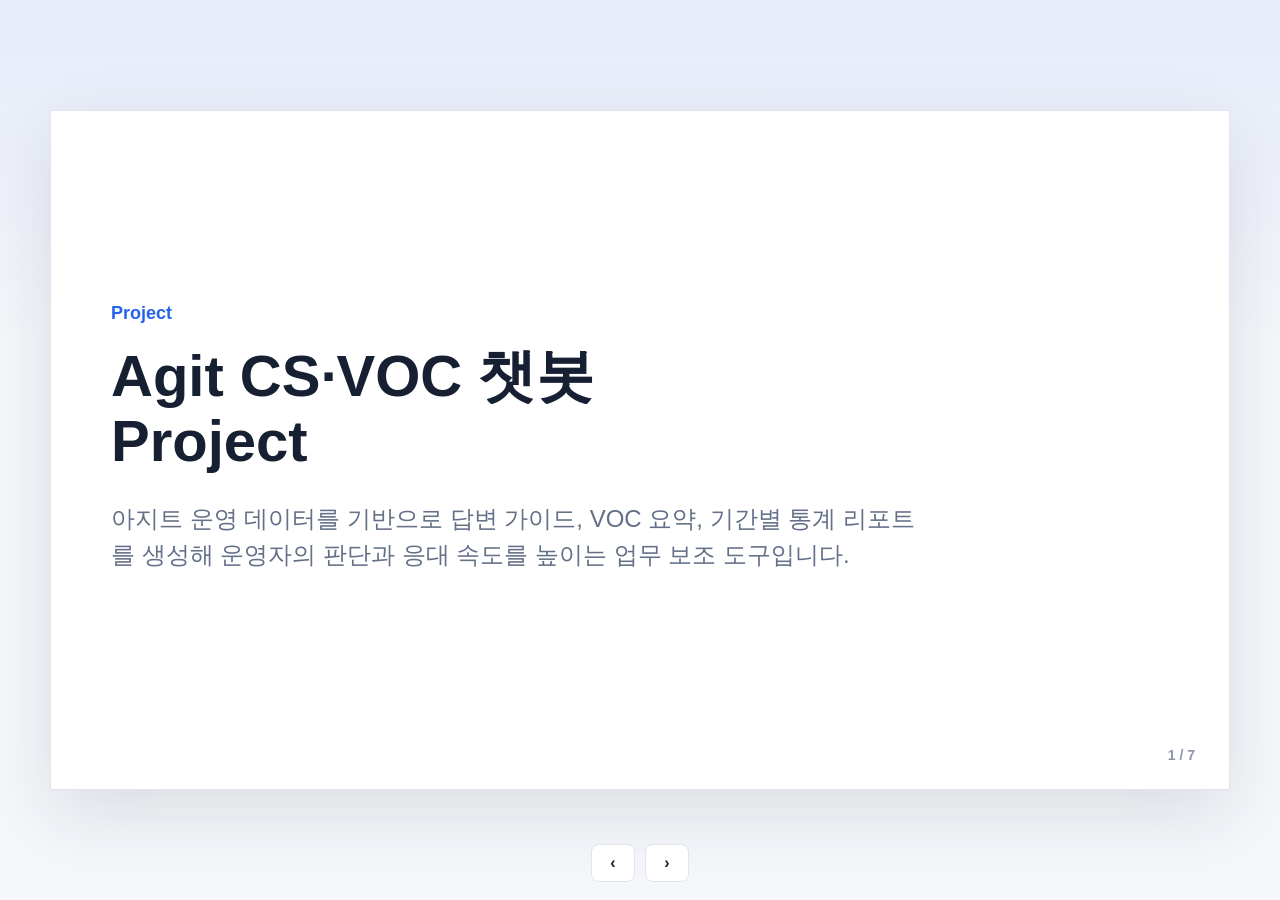
<file: docs/cs-answer-chatbot-presentation.html>
<!doctype html>
<html lang="ko">
<head>
  <meta charset="utf-8" />
  <meta name="viewport" content="width=device-width, initial-scale=1" />
  <title>Agit CS·VOC 챗봇 Project</title>
  <style>
    :root {
      --bg: #f6f7fb;
      --ink: #172033;
      --muted: #647087;
      --line: #dfe4ef;
      --blue: #2563eb;
      --blue-soft: #eaf1ff;
      --green: #11845b;
      --green-soft: #e8f7f1;
      --orange: #b45309;
      --orange-soft: #fff3df;
      --panel: #ffffff;
      --shadow: 0 24px 70px rgba(23, 32, 51, 0.12);
    }

    * {
      box-sizing: border-box;
    }

    body {
      margin: 0;
      min-height: 100vh;
      color: var(--ink);
      background:
        linear-gradient(180deg, rgba(37, 99, 235, 0.08), transparent 340px),
        var(--bg);
      font-family: -apple-system, BlinkMacSystemFont, "Segoe UI", "Noto Sans KR", sans-serif;
      letter-spacing: 0;
    }

    .deck {
      min-height: 100vh;
      display: grid;
      place-items: center;
      padding: 32px;
    }

    .slide {
      display: none;
      width: min(1180px, 100%);
      min-height: min(680px, calc(100vh - 96px));
      background: var(--panel);
      border: 1px solid var(--line);
      box-shadow: var(--shadow);
      padding: 54px 60px;
      position: relative;
    }

    .slide.active {
      display: flex;
      flex-direction: column;
      justify-content: center;
    }

    .slide-number {
      position: absolute;
      right: 34px;
      bottom: 26px;
      color: #8c96a8;
      font-size: 14px;
      font-weight: 700;
    }

    .eyebrow {
      color: var(--blue);
      font-size: 18px;
      font-weight: 800;
      margin-bottom: 20px;
    }

    h1,
    h2 {
      margin: 0;
      letter-spacing: 0;
    }

    h1 {
      max-width: 860px;
      font-size: 58px;
      line-height: 1.12;
    }

    h2 {
      font-size: 42px;
      line-height: 1.18;
      margin-bottom: 34px;
    }

    .lead {
      max-width: 820px;
      margin-top: 28px;
      color: var(--muted);
      font-size: 24px;
      line-height: 1.5;
      font-weight: 500;
    }

    .grid {
      display: grid;
      gap: 18px;
    }

    .grid.two {
      grid-template-columns: repeat(2, minmax(0, 1fr));
    }

    .grid.three {
      grid-template-columns: repeat(3, minmax(0, 1fr));
    }

    .card {
      border: 1px solid var(--line);
      background: #fff;
      border-radius: 8px;
      padding: 24px;
    }

    .card strong {
      display: block;
      margin-bottom: 10px;
      font-size: 21px;
    }

    .card p {
      margin: 0;
      color: var(--muted);
      font-size: 18px;
      line-height: 1.5;
    }

    .metric-row {
      display: grid;
      grid-template-columns: repeat(3, minmax(0, 1fr));
      gap: 18px;
      margin-top: 28px;
    }

    .metric {
      padding: 26px;
      border-radius: 8px;
      border: 1px solid var(--line);
      background: #fbfcff;
    }

    .metric .value {
      display: block;
      color: var(--blue);
      font-size: 42px;
      line-height: 1;
      font-weight: 900;
      margin-bottom: 12px;
    }

    .metric .label {
      color: var(--muted);
      font-size: 18px;
      line-height: 1.35;
      font-weight: 600;
    }

    .flow {
      display: grid;
      grid-template-columns: 1fr 56px 1fr 56px 1fr;
      align-items: stretch;
      gap: 0;
    }

    .flow-step {
      min-height: 190px;
      border-radius: 8px;
      padding: 24px;
      border: 1px solid var(--line);
      background: #fff;
    }

    .flow-step span {
      display: inline-flex;
      align-items: center;
      justify-content: center;
      width: 34px;
      height: 34px;
      margin-bottom: 22px;
      border-radius: 50%;
      color: #fff;
      background: var(--blue);
      font-weight: 900;
    }

    .flow-step strong {
      display: block;
      font-size: 22px;
      margin-bottom: 10px;
    }

    .flow-step p {
      margin: 0;
      color: var(--muted);
      font-size: 17px;
      line-height: 1.45;
    }

    .arrow {
      align-self: center;
      justify-self: center;
      color: var(--blue);
      font-size: 34px;
      font-weight: 900;
    }

    .tag {
      display: inline-flex;
      align-items: center;
      height: 32px;
      padding: 0 12px;
      margin-bottom: 16px;
      border-radius: 999px;
      font-size: 14px;
      font-weight: 800;
    }

    .tag.blue {
      color: var(--blue);
      background: var(--blue-soft);
    }

    .tag.green {
      color: var(--green);
      background: var(--green-soft);
    }

    .tag.orange {
      color: var(--orange);
      background: var(--orange-soft);
    }

    .bullets {
      display: grid;
      gap: 16px;
      margin: 0;
      padding: 0;
      list-style: none;
    }

    .bullets li {
      padding: 20px 22px;
      border-left: 5px solid var(--blue);
      background: #f8faff;
      color: var(--ink);
      font-size: 23px;
      line-height: 1.42;
      font-weight: 700;
    }

    .bullets li span {
      display: block;
      margin-top: 6px;
      color: var(--muted);
      font-size: 17px;
      font-weight: 500;
    }

    .risk {
      border-color: #fed7aa;
      background: #fff8ef;
    }

    .risk strong {
      color: var(--orange);
    }

    .roadmap {
      display: grid;
      grid-template-columns: repeat(3, minmax(0, 1fr));
      gap: 18px;
    }

    .roadmap-card {
      min-height: 330px;
      border: 1px solid var(--line);
      border-radius: 8px;
      background: #fff;
      padding: 26px;
    }

    .roadmap-card h3 {
      margin: 0 0 22px;
      font-size: 27px;
      letter-spacing: 0;
    }

    .roadmap-card ul {
      display: grid;
      gap: 16px;
      margin: 0;
      padding: 0;
      list-style: none;
    }

    .roadmap-card li {
      color: var(--ink);
      font-size: 20px;
      line-height: 1.45;
      font-weight: 800;
    }

    .roadmap-card li small {
      display: block;
      margin-top: 5px;
      color: var(--muted);
      font-size: 16px;
      font-weight: 500;
    }

    .risk-panel {
      display: grid;
      grid-template-columns: 1.1fr 0.9fr;
      gap: 22px;
      align-items: stretch;
    }

    .big-question {
      display: grid;
      gap: 16px;
    }

    .question-card {
      border: 1px solid #fed7aa;
      border-radius: 8px;
      background: #fff8ef;
      padding: 26px;
    }

    .question-card strong {
      display: block;
      color: var(--orange);
      font-size: 30px;
      line-height: 1.2;
      margin-bottom: 10px;
    }

    .question-card p {
      margin: 0;
      color: var(--muted);
      font-size: 18px;
      line-height: 1.45;
    }

    .feedback-box {
      border: 1px solid var(--line);
      border-radius: 8px;
      background: #f8faff;
      padding: 30px;
    }

    .feedback-box strong {
      display: block;
      font-size: 31px;
      line-height: 1.25;
      margin-bottom: 18px;
    }

    .feedback-box p {
      margin: 0;
      color: var(--muted);
      font-size: 20px;
      line-height: 1.55;
    }

    .footer-note {
      margin-top: 28px;
      color: var(--muted);
      font-size: 17px;
    }

    .controls {
      position: fixed;
      left: 50%;
      bottom: 18px;
      display: flex;
      gap: 10px;
      transform: translateX(-50%);
      z-index: 10;
    }

    button {
      height: 38px;
      min-width: 44px;
      padding: 0 14px;
      border: 1px solid var(--line);
      border-radius: 8px;
      color: var(--ink);
      background: #fff;
      font: inherit;
      font-weight: 800;
      cursor: pointer;
    }

    button:focus-visible {
      outline: 3px solid rgba(37, 99, 235, 0.28);
      outline-offset: 2px;
    }

    @media (max-width: 900px) {
      .deck {
        padding: 16px;
      }

      .slide {
        min-height: calc(100vh - 70px);
        padding: 36px 24px;
      }

      h1 {
        font-size: 38px;
      }

      h2 {
        font-size: 30px;
        margin-bottom: 22px;
      }

      .lead {
        font-size: 19px;
      }

      .grid.two,
      .grid.three,
      .metric-row,
      .flow,
      .roadmap,
      .risk-panel {
        grid-template-columns: 1fr;
      }

      .arrow {
        display: none;
      }

      .bullets li {
        font-size: 19px;
      }
    }

    @media print {
      body {
        background: #fff;
      }

      .deck {
        display: block;
        padding: 0;
      }

      .slide {
        display: flex !important;
        width: 100%;
        min-height: 100vh;
        page-break-after: always;
        box-shadow: none;
        border: 0;
      }

      .controls {
        display: none;
      }
    }
  </style>
</head>
<body>
  <main class="deck">
    <section class="slide active">
      <div class="eyebrow">Project</div>
      <h1>Agit CS·VOC 챗봇<br />Project</h1>
      <p class="lead">
        아지트 운영 데이터를 기반으로 답변 가이드, VOC 요약, 기간별 통계 리포트를 생성해
        운영자의 판단과 응대 속도를 높이는 업무 보조 도구입니다.
      </p>
      <div class="slide-number">1 / 7</div>
    </section>

    <section class="slide">
      <h2>왜 만들었나</h2>
      <div class="grid two">
        <div class="card">
          <span class="tag blue">배경</span>
          <strong>이관 이후 운영 부담 증가</strong>
          <p>구축, 운영, 기능 개선을 함께 수행하면서 CS 대응에 쓰는 시간이 커졌습니다.</p>
        </div>
        <div class="card">
          <span class="tag orange">문제</span>
          <strong>반복 문의도 매번 직접 검색</strong>
          <p>과거 유사 사례와 댓글 이력을 찾아보고 답변을 다시 구성하는 과정이 반복됩니다.</p>
        </div>
      </div>
      <div class="metric-row">
        <div class="metric">
          <span class="value">2~3h</span>
          <span class="label">전자결재 2인 기준<br />하루 평균 운영 업무</span>
        </div>
        <div class="metric">
          <span class="value">31h</span>
          <span class="label">5/1~5/21<br />mj.lee 전결 운영 업무</span>
        </div>
        <div class="metric">
          <span class="value">15h</span>
          <span class="label">5/1~5/21<br />gray.yun 전결 운영 업무</span>
        </div>
      </div>
      <div class="slide-number">2 / 7</div>
    </section>

    <section class="slide">
      <h2>핵심 가설</h2>
      <ul class="bullets">
        <li>
          반복적이거나 과거 사례 기반으로 대응 가능한 CS는 AI가 1차로 도와줄 수 있다.
          <span>유사 사례 검색, 처리 이력 요약, 답변 초안 생성을 보조합니다.</span>
        </li>
        <li>
          운영자는 답변을 새로 만드는 대신 검토와 판단에 집중할 수 있다.
          <span>완전 자동화가 아니라 휴먼 피드백을 전제로 한 운영 보조 도구입니다.</span>
        </li>
        <li>
          누적 CS 데이터는 기능 개선 우선순위를 잡는 근거가 될 수 있다.
          <span>반복 문의, 요청 상태, 기간별 처리 현황을 정리해 데이터 기반 제품 개발로 연결합니다.</span>
        </li>
      </ul>
      <div class="slide-number">3 / 7</div>
    </section>

    <section class="slide">
      <h2>현재 구현 범위</h2>
      <div class="flow">
        <div class="flow-step">
          <span>1</span>
          <strong>문의 입력</strong>
          <p>텍스트 또는 이미지 캡처를 붙여넣어 CS 내용을 전달합니다.</p>
        </div>
        <div class="arrow">→</div>
        <div class="flow-step">
          <span>2</span>
          <strong>유사 사례 검색</strong>
          <p>Agit 과거 문의, 원문, 댓글 이력, 처리 상태를 함께 확인합니다.</p>
        </div>
        <div class="arrow">→</div>
        <div class="flow-step">
          <span>3</span>
          <strong>결과 생성</strong>
          <p>답변 초안, VOC 요약, 기간별 요청 통계를 목적에 맞게 제공합니다.</p>
        </div>
      </div>
      <div class="grid three" style="margin-top: 24px;">
        <div class="card">
          <strong>답변가이드</strong>
          <p>CS 응대용 답변 초안, 근거 사례, 복사 가능한 응대문을 확인합니다.</p>
        </div>
        <div class="card">
          <strong>VOC리포트</strong>
          <p>반복 문의와 개선 포인트를 요약합니다.</p>
        </div>
        <div class="card">
          <strong>통계리포트</strong>
          <p>기간과 그룹을 선택해 전체 글 수와 요청·진행·완료 건수를 집계합니다.</p>
        </div>
      </div>
      <div class="slide-number">4 / 7</div>
    </section>

    <section class="slide">
      <h2>기대효과</h2>
      <div class="grid three">
        <div class="card">
          <span class="tag blue">효율</span>
          <strong>CS 대응 시간 단축</strong>
          <p>검색, 사례 확인, 답변 작성에 쓰는 반복 시간을 줄입니다.</p>
        </div>
        <div class="card">
          <span class="tag green">품질</span>
          <strong>응대 기준 표준화</strong>
          <p>과거 처리 이력을 참고해 담당자별 답변 편차를 줄입니다.</p>
        </div>
        <div class="card">
          <span class="tag orange">개선</span>
          <strong>기능 개선 근거 확보</strong>
          <p>반복 문의와 VOC를 모아 개선 우선순위 판단에 활용합니다.</p>
        </div>
      </div>
      <p class="footer-note">
        핵심은 운영 CS를 완전히 자동화하는 것이 아니라, 운영자가 더 빠르게 판단할 수 있도록 근거와 초안을 제공하는 것입니다.
      </p>
      <div class="slide-number">5 / 7</div>
    </section>

    <section class="slide">
      <h2>향후 고민 중인 방향</h2>
      <div class="roadmap">
        <div class="roadmap-card">
          <span class="tag blue">CS 관리</span>
          <h3>능동적 개입</h3>
          <ul>
            <li>
              CS 인입 시 담당자 알림
              <small>문의가 들어온 순간 놓치지 않도록 알려줍니다.</small>
            </li>
            <li>
              신뢰도 기반 자동 답변
              <small>일정 점수 이하는 담당자 컨펌 후 답변합니다.</small>
            </li>
            <li>
              댓글 승인 알림
              <small>사용자 승인, 확인 댓글을 놓치는 일을 줄입니다.</small>
            </li>
          </ul>
        </div>
        <div class="roadmap-card">
          <span class="tag orange">배포 관리</span>
          <h3>ITGC 통제 판단</h3>
          <ul>
            <li>
              통제 대상 여부 1차 판단
              <small>“이 건 ITGC 따라야 하나?”를 빠르게 확인합니다.</small>
            </li>
            <li>
              판단 근거 제공
              <small>변경 범위와 영향도를 바탕으로 검토 포인트를 정리합니다.</small>
            </li>
          </ul>
        </div>
        <div class="roadmap-card">
          <span class="tag green">VOC 기반 기능 개선</span>
          <h3>데이터 기반 개발 문화</h3>
          <ul>
            <li>
              개선 우선순위 정리
              <small>반복 문의와 불편 포인트를 누적 데이터로 확인합니다.</small>
            </li>
            <li>
              개선 근거 마련
              <small>기능 개선을 감이 아닌 실제 VOC 기반으로 설명합니다.</small>
            </li>
          </ul>
        </div>
      </div>
      <div class="slide-number">6 / 7</div>
    </section>

    <section class="slide">
      <h2>현재 리스크와 운영 방식</h2>
      <div class="risk-panel">
        <div class="big-question">
          <div class="question-card">
            <strong>검색 성능이 정말 충분한가?</strong>
            <p>유사 사례가 잘 잡히는지, 중요한 과거 케이스가 누락되지 않는지 검증이 필요합니다.</p>
          </div>
          <div class="question-card">
            <strong>내가 원하는 답변이 나오는가?</strong>
            <p>답변 초안이 실제 운영자의 판단 방향과 맞는지 계속 확인해야 합니다.</p>
          </div>
        </div>
        <div class="feedback-box">
          <span class="tag blue">초기 운영 원칙</span>
          <strong>자동화보다<br />휴먼 피드백 우선</strong>
          <p>
            초기에는 챗봇 답변을 그대로 발송하기보다 담당자가 검토하고 수정합니다.
            이 피드백을 쌓아 검색 품질과 답변 품질을 단계적으로 개선합니다.
          </p>
        </div>
      </div>
      <div class="slide-number">7 / 7</div>
    </section>
  </main>

  <nav class="controls" aria-label="슬라이드 제어">
    <button type="button" id="prev" aria-label="이전 슬라이드">‹</button>
    <button type="button" id="next" aria-label="다음 슬라이드">›</button>
  </nav>

  <script>
    const slides = Array.from(document.querySelectorAll(".slide"));
    const prevButton = document.getElementById("prev");
    const nextButton = document.getElementById("next");
    let current = 0;

    function showSlide(index) {
      current = Math.max(0, Math.min(slides.length - 1, index));
      slides.forEach((slide, slideIndex) => {
        slide.classList.toggle("active", slideIndex === current);
      });
      prevButton.disabled = current === 0;
      nextButton.disabled = current === slides.length - 1;
    }

    prevButton.addEventListener("click", () => showSlide(current - 1));
    nextButton.addEventListener("click", () => showSlide(current + 1));

    window.addEventListener("keydown", (event) => {
      if (event.key === "ArrowRight" || event.key === "PageDown" || event.key === " ") {
        event.preventDefault();
        showSlide(current + 1);
      }
      if (event.key === "ArrowLeft" || event.key === "PageUp") {
        event.preventDefault();
        showSlide(current - 1);
      }
    });

    showSlide(0);
  </script>
</body>
</html>
</file>
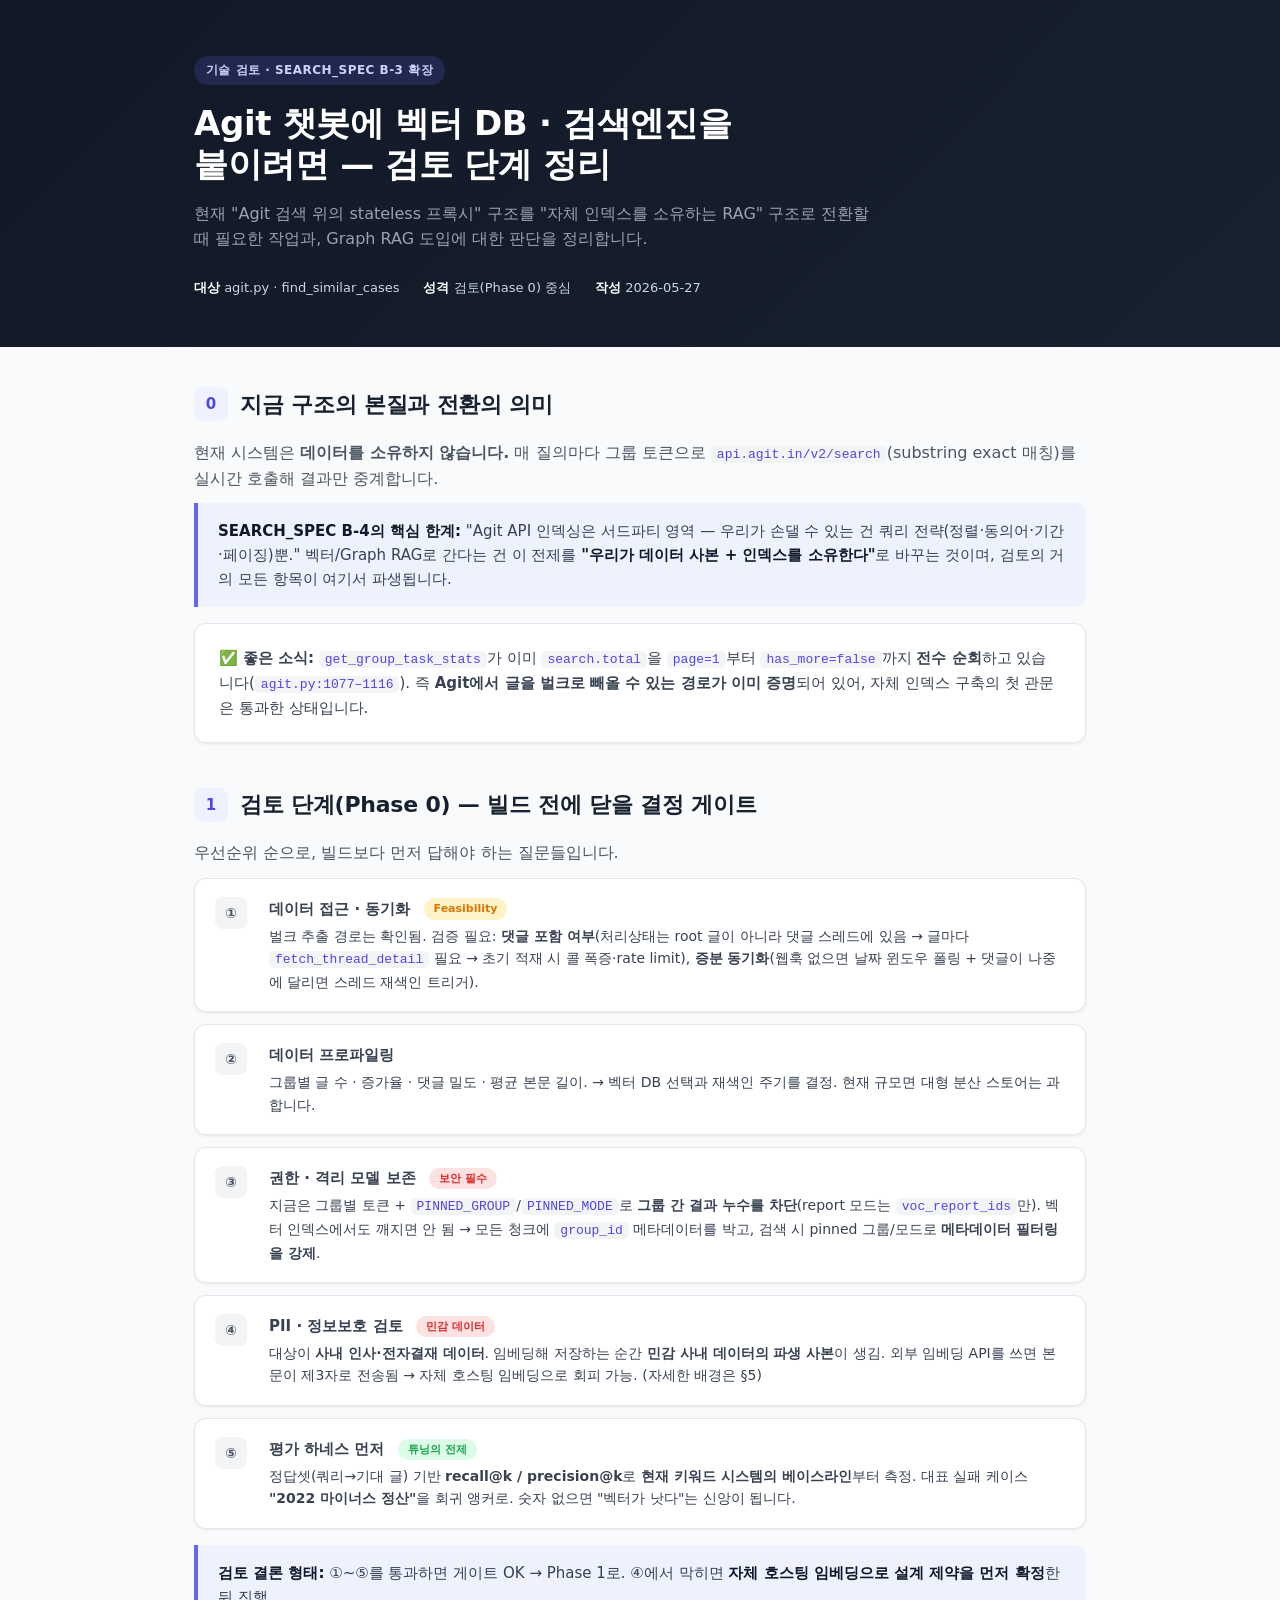
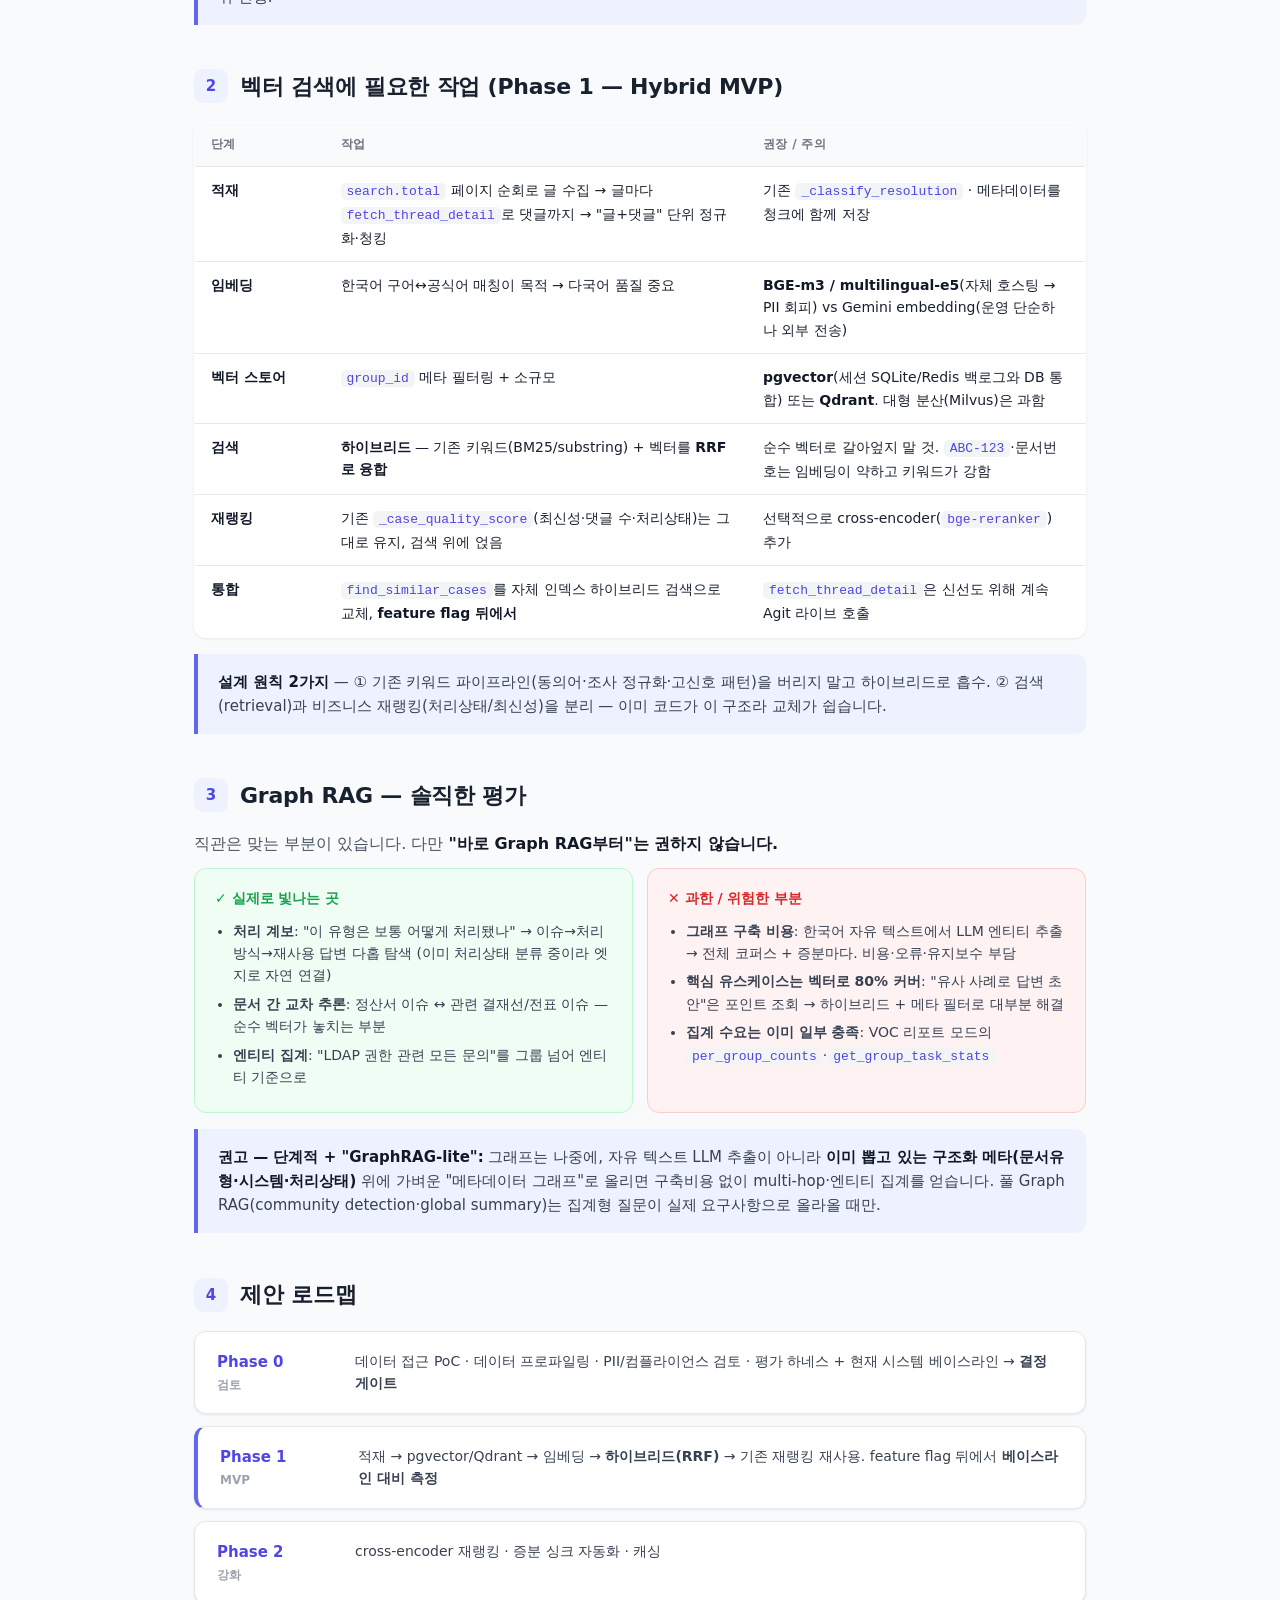
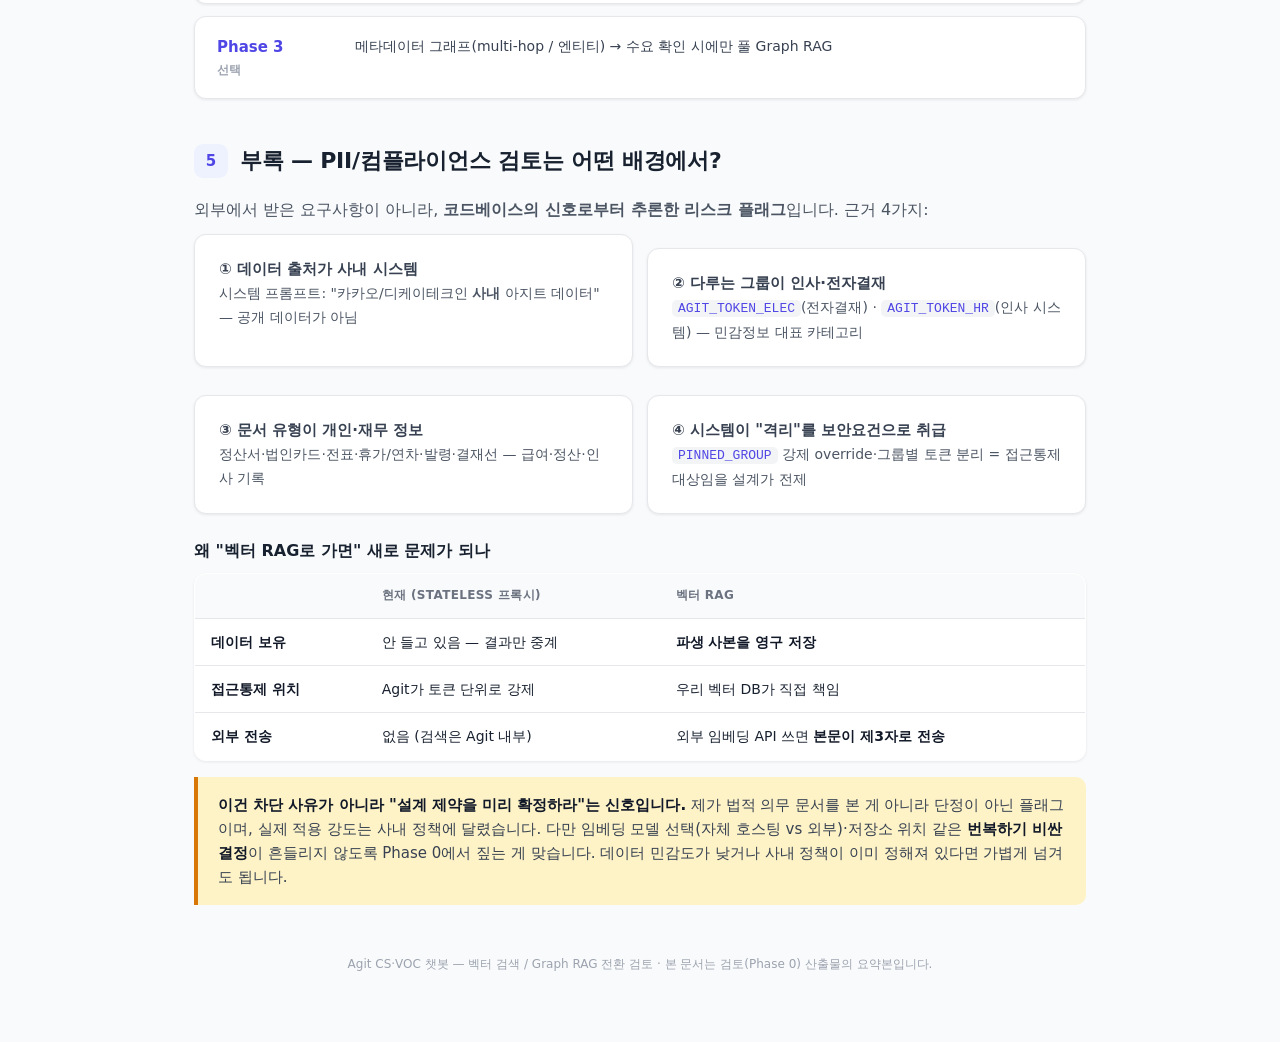
<file: docs/RAG_REVIEW.html>
<!doctype html>
<html lang="ko">
<head>
<meta charset="utf-8" />
<meta name="viewport" content="width=device-width, initial-scale=1" />
<title>Agit 챗봇 — 벡터 검색 / Graph RAG 전환 검토</title>
<style>
  :root {
    --indigo-500: #6366F1;
    --indigo-600: #4F46E5;
    --indigo-100: #EEF2FF;
    --gray-950: #111827;
    --gray-900: #18212F;
    --gray-700: #374151;
    --gray-600: #4B5563;
    --gray-500: #6B7280;
    --gray-400: #9CA3AF;
    --gray-300: #D1D5DB;
    --gray-200: #E5E7EB;
    --gray-100: #F3F4F6;
    --gray-50: #F9FAFB;
    --white: #FFFFFF;
    --success-700: #16A34A;
    --success-100: #DCFCE7;
    --warning-600: #D97706;
    --warning-100: #FEF3C7;
    --error-600: #DC2626;
    --error-100: #FEE2E2;
    --shadow: 0 1px 3px rgba(0,0,0,0.08);
    --shadow-lg: 0 8px 30px rgba(17,24,39,0.08);
  }
  * { box-sizing: border-box; }
  body {
    margin: 0;
    background: var(--gray-50);
    color: var(--gray-900);
    font-family: Inter, "SF Pro Display", system-ui, -apple-system, "Noto Sans KR", sans-serif;
    font-size: 15px;
    line-height: 1.6;
    -webkit-font-smoothing: antialiased;
  }
  .wrap { max-width: 940px; margin: 0 auto; padding: 0 24px 80px; }

  /* Hero */
  header.hero {
    background: linear-gradient(135deg, var(--gray-950), var(--gray-900));
    color: #fff;
    padding: 56px 0 48px;
    margin-bottom: 40px;
  }
  header.hero .wrap { padding-bottom: 0; }
  .eyebrow {
    display: inline-block;
    background: rgba(99,102,241,0.18);
    color: #c7d2fe;
    font-size: 12px; font-weight: 700; letter-spacing: .04em;
    padding: 5px 12px; border-radius: 999px; margin-bottom: 18px;
  }
  header.hero h1 { margin: 0; font-size: 34px; font-weight: 800; line-height: 1.2; letter-spacing: -.01em; }
  header.hero p.sub { margin: 16px 0 0; color: #9ca3af; font-size: 16px; max-width: 680px; }
  header.hero .meta { margin-top: 26px; display: flex; gap: 24px; flex-wrap: wrap; font-size: 13px; color: #cbd5e1; }
  header.hero .meta b { color: #fff; font-weight: 600; }

  /* Section */
  section { margin-bottom: 44px; }
  .sec-head { display: flex; align-items: center; gap: 12px; margin: 0 0 18px; }
  .sec-num {
    flex: none; width: 34px; height: 34px; border-radius: 9px;
    background: var(--indigo-100); color: var(--indigo-600);
    display: grid; place-items: center; font-weight: 800; font-size: 15px;
  }
  h2 { font-size: 22px; font-weight: 700; margin: 0; letter-spacing: -.01em; }
  h3 { font-size: 16px; font-weight: 700; margin: 24px 0 10px; }
  p { margin: 0 0 12px; color: var(--gray-700); }
  .lead { font-size: 16px; color: var(--gray-600); }

  /* Cards */
  .card {
    background: var(--white); border: 1px solid var(--gray-200);
    border-radius: 12px; box-shadow: var(--shadow); padding: 22px 24px;
  }
  .card + .card { margin-top: 14px; }
  .grid2 { display: grid; grid-template-columns: 1fr 1fr; gap: 14px; }
  @media (max-width: 720px) { .grid2 { grid-template-columns: 1fr; } }

  .callout {
    border-left: 4px solid var(--indigo-500);
    background: var(--indigo-100);
    border-radius: 0 10px 10px 0;
    padding: 16px 20px; margin: 8px 0 16px; color: var(--gray-700);
  }
  .callout.warn { border-color: var(--warning-600); background: var(--warning-100); }
  .callout b { color: var(--gray-950); }

  /* Review item cards */
  .review { display: grid; gap: 12px; }
  .ritem {
    background: var(--white); border: 1px solid var(--gray-200);
    border-radius: 12px; box-shadow: var(--shadow); padding: 18px 20px;
    display: grid; grid-template-columns: 40px 1fr; gap: 14px; align-items: start;
  }
  .ritem .tag {
    width: 32px; height: 32px; border-radius: 8px; flex: none;
    display: grid; place-items: center; font-weight: 800; font-size: 14px;
    background: var(--gray-100); color: var(--gray-600);
  }
  .ritem .ttl { font-weight: 700; font-size: 15px; margin: 0 0 4px; }
  .ritem p { margin: 0; font-size: 14px; }

  /* Badges */
  .badge {
    display: inline-block; border-radius: 999px; padding: 2px 10px;
    font-size: 11px; font-weight: 700; vertical-align: middle; margin-left: 8px;
  }
  .badge.must { background: var(--error-100); color: var(--error-600); }
  .badge.high { background: var(--warning-100); color: var(--warning-600); }
  .badge.first { background: var(--success-100); color: var(--success-700); }

  /* Table */
  table { width: 100%; border-collapse: collapse; font-size: 14px; background: var(--white);
    border: 1px solid var(--gray-200); border-radius: 12px; overflow: hidden; box-shadow: var(--shadow); }
  th, td { text-align: left; padding: 12px 16px; border-bottom: 1px solid var(--gray-200); vertical-align: top; }
  th { background: var(--gray-50); font-size: 12px; font-weight: 700; color: var(--gray-500); text-transform: uppercase; letter-spacing: .03em; }
  tr:last-child td { border-bottom: none; }
  td b { color: var(--gray-950); }

  ul.clean { margin: 0 0 12px; padding-left: 20px; color: var(--gray-700); }
  ul.clean li { margin-bottom: 6px; }
  code { background: var(--gray-100); color: var(--indigo-600); padding: 1px 6px; border-radius: 5px; font-size: 13px; font-family: ui-monospace, "SF Mono", Menlo, monospace; }

  /* pro/con */
  .pc { display: grid; grid-template-columns: 1fr 1fr; gap: 14px; }
  @media (max-width: 720px) { .pc { grid-template-columns: 1fr; } }
  .pc .box { border-radius: 12px; padding: 18px 20px; border: 1px solid; }
  .pc .good { background: #f0fdf4; border-color: #bbf7d0; }
  .pc .bad { background: #fef2f2; border-color: #fecaca; }
  .pc h4 { margin: 0 0 10px; font-size: 14px; font-weight: 700; }
  .pc .good h4 { color: var(--success-700); }
  .pc .bad h4 { color: var(--error-600); }
  .pc ul { margin: 0; padding-left: 18px; font-size: 14px; color: var(--gray-700); }
  .pc li { margin-bottom: 6px; }

  /* roadmap */
  .road { display: grid; gap: 12px; }
  .phase {
    display: grid; grid-template-columns: 120px 1fr; gap: 18px; align-items: start;
    background: var(--white); border: 1px solid var(--gray-200); border-radius: 12px;
    box-shadow: var(--shadow); padding: 18px 22px;
  }
  .phase .ph { font-weight: 800; color: var(--indigo-600); font-size: 15px; }
  .phase .ph small { display: block; color: var(--gray-400); font-weight: 600; font-size: 12px; margin-top: 2px; }
  .phase p { margin: 0; font-size: 14px; }
  .phase.p1 { border-left: 4px solid var(--indigo-500); }

  footer { color: var(--gray-400); font-size: 12px; text-align: center; margin-top: 50px; }
  .rec { font-weight: 700; color: var(--gray-950); }
</style>
</head>
<body>

<header class="hero">
  <div class="wrap">
    <span class="eyebrow">기술 검토 · SEARCH_SPEC B-3 확장</span>
    <h1>Agit 챗봇에 벡터 DB · 검색엔진을<br />붙이려면 — 검토 단계 정리</h1>
    <p class="sub">현재 "Agit 검색 위의 stateless 프록시" 구조를 "자체 인덱스를 소유하는 RAG" 구조로 전환할 때 필요한 작업과, Graph RAG 도입에 대한 판단을 정리합니다.</p>
    <div class="meta">
      <span><b>대상</b> agit.py · find_similar_cases</span>
      <span><b>성격</b> 검토(Phase 0) 중심</span>
      <span><b>작성</b> 2026-05-27</span>
    </div>
  </div>
</header>

<div class="wrap">

  <!-- 0 -->
  <section>
    <div class="sec-head"><span class="sec-num">0</span><h2>지금 구조의 본질과 전환의 의미</h2></div>
    <p class="lead">현재 시스템은 <b>데이터를 소유하지 않습니다.</b> 매 질의마다 그룹 토큰으로 <code>api.agit.in/v2/search</code>(substring exact 매칭)를 실시간 호출해 결과만 중계합니다.</p>
    <div class="callout">
      <b>SEARCH_SPEC B-4의 핵심 한계:</b> "Agit API 인덱싱은 서드파티 영역 — 우리가 손댈 수 있는 건 쿼리 전략(정렬·동의어·기간·페이징)뿐."
      벡터/Graph RAG로 간다는 건 이 전제를 <b>"우리가 데이터 사본 + 인덱스를 소유한다"</b>로 바꾸는 것이며, 검토의 거의 모든 항목이 여기서 파생됩니다.
    </div>
    <div class="card">
      <p style="margin:0;">✅ <b>좋은 소식:</b> <code>get_group_task_stats</code>가 이미 <code>search.total</code>을 <code>page=1</code>부터 <code>has_more=false</code>까지 <b>전수 순회</b>하고 있습니다(<code>agit.py:1077–1116</code>). 즉 <b>Agit에서 글을 벌크로 빼올 수 있는 경로가 이미 증명</b>되어 있어, 자체 인덱스 구축의 첫 관문은 통과한 상태입니다.</p>
    </div>
  </section>

  <!-- 1 -->
  <section>
    <div class="sec-head"><span class="sec-num">1</span><h2>검토 단계(Phase 0) — 빌드 전에 닫을 결정 게이트</h2></div>
    <p class="lead">우선순위 순으로, 빌드보다 먼저 답해야 하는 질문들입니다.</p>
    <div class="review">

      <div class="ritem">
        <span class="tag">①</span>
        <div>
          <p class="ttl">데이터 접근 · 동기화 <span class="badge high">Feasibility</span></p>
          <p>벌크 추출 경로는 확인됨. 검증 필요: <b>댓글 포함 여부</b>(처리상태는 root 글이 아니라 댓글 스레드에 있음 → 글마다 <code>fetch_thread_detail</code> 필요 → 초기 적재 시 콜 폭증·rate limit), <b>증분 동기화</b>(웹훅 없으면 날짜 윈도우 폴링 + 댓글이 나중에 달리면 스레드 재색인 트리거).</p>
        </div>
      </div>

      <div class="ritem">
        <span class="tag">②</span>
        <div>
          <p class="ttl">데이터 프로파일링</p>
          <p>그룹별 글 수 · 증가율 · 댓글 밀도 · 평균 본문 길이. → 벡터 DB 선택과 재색인 주기를 결정. 현재 규모면 대형 분산 스토어는 과합니다.</p>
        </div>
      </div>

      <div class="ritem">
        <span class="tag">③</span>
        <div>
          <p class="ttl">권한 · 격리 모델 보존 <span class="badge must">보안 필수</span></p>
          <p>지금은 그룹별 토큰 + <code>PINNED_GROUP</code>/<code>PINNED_MODE</code>로 <b>그룹 간 결과 누수를 차단</b>(report 모드는 <code>voc_report_ids</code>만). 벡터 인덱스에서도 깨지면 안 됨 → 모든 청크에 <code>group_id</code> 메타데이터를 박고, 검색 시 pinned 그룹/모드로 <b>메타데이터 필터링을 강제</b>.</p>
        </div>
      </div>

      <div class="ritem">
        <span class="tag">④</span>
        <div>
          <p class="ttl">PII · 정보보호 검토 <span class="badge must">민감 데이터</span></p>
          <p>대상이 <b>사내 인사·전자결재 데이터</b>. 임베딩해 저장하는 순간 <b>민감 사내 데이터의 파생 사본</b>이 생김. 외부 임베딩 API를 쓰면 본문이 제3자로 전송됨 → 자체 호스팅 임베딩으로 회피 가능. (자세한 배경은 §5)</p>
        </div>
      </div>

      <div class="ritem">
        <span class="tag">⑤</span>
        <div>
          <p class="ttl">평가 하네스 먼저 <span class="badge first">튜닝의 전제</span></p>
          <p>정답셋(쿼리→기대 글) 기반 <b>recall@k / precision@k</b>로 <b>현재 키워드 시스템의 베이스라인</b>부터 측정. 대표 실패 케이스 <b>"2022 마이너스 정산"</b>을 회귀 앵커로. 숫자 없으면 "벡터가 낫다"는 신앙이 됩니다.</p>
        </div>
      </div>

    </div>
    <div class="callout" style="margin-top:16px;">
      <b>검토 결론 형태:</b> ①~⑤를 통과하면 게이트 OK → Phase 1로. ④에서 막히면 <b>자체 호스팅 임베딩으로 설계 제약을 먼저 확정</b>한 뒤 진행.
    </div>
  </section>

  <!-- 2 -->
  <section>
    <div class="sec-head"><span class="sec-num">2</span><h2>벡터 검색에 필요한 작업 (Phase 1 — Hybrid MVP)</h2></div>
    <table>
      <thead><tr><th style="width:130px;">단계</th><th>작업</th><th style="width:38%;">권장 / 주의</th></tr></thead>
      <tbody>
        <tr><td><b>적재</b></td><td><code>search.total</code> 페이지 순회로 글 수집 → 글마다 <code>fetch_thread_detail</code>로 댓글까지 → "글+댓글" 단위 정규화·청킹</td><td>기존 <code>_classify_resolution</code> · 메타데이터를 청크에 함께 저장</td></tr>
        <tr><td><b>임베딩</b></td><td>한국어 구어↔공식어 매칭이 목적 → 다국어 품질 중요</td><td><b>BGE-m3 / multilingual-e5</b>(자체 호스팅 → PII 회피) vs Gemini embedding(운영 단순하나 외부 전송)</td></tr>
        <tr><td><b>벡터 스토어</b></td><td><code>group_id</code> 메타 필터링 + 소규모</td><td><b>pgvector</b>(세션 SQLite/Redis 백로그와 DB 통합) 또는 <b>Qdrant</b>. 대형 분산(Milvus)은 과함</td></tr>
        <tr><td><b>검색</b></td><td><b>하이브리드</b> — 기존 키워드(BM25/substring) + 벡터를 <b>RRF로 융합</b></td><td>순수 벡터로 갈아엎지 말 것. <code>ABC-123</code>·문서번호는 임베딩이 약하고 키워드가 강함</td></tr>
        <tr><td><b>재랭킹</b></td><td>기존 <code>_case_quality_score</code>(최신성·댓글 수·처리상태)는 그대로 유지, 검색 위에 얹음</td><td>선택적으로 cross-encoder(<code>bge-reranker</code>) 추가</td></tr>
        <tr><td><b>통합</b></td><td><code>find_similar_cases</code>를 자체 인덱스 하이브리드 검색으로 교체, <b>feature flag 뒤에서</b></td><td><code>fetch_thread_detail</code>은 신선도 위해 계속 Agit 라이브 호출</td></tr>
      </tbody>
    </table>
    <div class="callout" style="margin-top:16px;">
      <b>설계 원칙 2가지</b> — ① 기존 키워드 파이프라인(동의어·조사 정규화·고신호 패턴)을 버리지 말고 하이브리드로 흡수. ② 검색(retrieval)과 비즈니스 재랭킹(처리상태/최신성)을 분리 — 이미 코드가 이 구조라 교체가 쉽습니다.
    </div>
  </section>

  <!-- 3 -->
  <section>
    <div class="sec-head"><span class="sec-num">3</span><h2>Graph RAG — 솔직한 평가</h2></div>
    <p class="lead">직관은 맞는 부분이 있습니다. 다만 <b class="rec">"바로 Graph RAG부터"는 권하지 않습니다.</b></p>
    <div class="pc">
      <div class="box good">
        <h4>✓ 실제로 빛나는 곳</h4>
        <ul>
          <li><b>처리 계보</b>: "이 유형은 보통 어떻게 처리됐나" → 이슈→처리방식→재사용 답변 다홉 탐색 (이미 처리상태 분류 중이라 엣지로 자연 연결)</li>
          <li><b>문서 간 교차 추론</b>: 정산서 이슈 ↔ 관련 결재선/전표 이슈 — 순수 벡터가 놓치는 부분</li>
          <li><b>엔티티 집계</b>: "LDAP 권한 관련 모든 문의"를 그룹 넘어 엔티티 기준으로</li>
        </ul>
      </div>
      <div class="box bad">
        <h4>✕ 과한 / 위험한 부분</h4>
        <ul>
          <li><b>그래프 구축 비용</b>: 한국어 자유 텍스트에서 LLM 엔티티 추출 → 전체 코퍼스 + 증분마다. 비용·오류·유지보수 부담</li>
          <li><b>핵심 유스케이스는 벡터로 80% 커버</b>: "유사 사례로 답변 초안"은 포인트 조회 → 하이브리드 + 메타 필터로 대부분 해결</li>
          <li><b>집계 수요는 이미 일부 충족</b>: VOC 리포트 모드의 <code>per_group_counts</code>·<code>get_group_task_stats</code></li>
        </ul>
      </div>
    </div>
    <div class="callout" style="margin-top:16px;">
      <b>권고 — 단계적 + "GraphRAG-lite":</b> 그래프는 나중에, 자유 텍스트 LLM 추출이 아니라 <b>이미 뽑고 있는 구조화 메타(문서유형·시스템·처리상태)</b> 위에 가벼운 "메타데이터 그래프"로 올리면 구축비용 없이 multi-hop·엔티티 집계를 얻습니다. 풀 Graph RAG(community detection·global summary)는 집계형 질문이 실제 요구사항으로 올라올 때만.
    </div>
  </section>

  <!-- 4 -->
  <section>
    <div class="sec-head"><span class="sec-num">4</span><h2>제안 로드맵</h2></div>
    <div class="road">
      <div class="phase"><div><span class="ph">Phase 0<small>검토</small></span></div><p>데이터 접근 PoC · 데이터 프로파일링 · PII/컴플라이언스 검토 · 평가 하네스 + 현재 시스템 베이스라인 → <b>결정 게이트</b></p></div>
      <div class="phase p1"><div><span class="ph">Phase 1<small>MVP</small></span></div><p>적재 → pgvector/Qdrant → 임베딩 → <b>하이브리드(RRF)</b> → 기존 재랭킹 재사용. feature flag 뒤에서 <b>베이스라인 대비 측정</b></p></div>
      <div class="phase"><div><span class="ph">Phase 2<small>강화</small></span></div><p>cross-encoder 재랭킹 · 증분 싱크 자동화 · 캐싱</p></div>
      <div class="phase"><div><span class="ph">Phase 3<small>선택</small></span></div><p>메타데이터 그래프(multi-hop / 엔티티) → 수요 확인 시에만 풀 Graph RAG</p></div>
    </div>
  </section>

  <!-- 5 -->
  <section>
    <div class="sec-head"><span class="sec-num">5</span><h2>부록 — PII/컴플라이언스 검토는 어떤 배경에서?</h2></div>
    <p class="lead">외부에서 받은 요구사항이 아니라, <b>코드베이스의 신호로부터 추론한 리스크 플래그</b>입니다. 근거 4가지:</p>
    <div class="grid2">
      <div class="card"><p style="margin:0;"><b>① 데이터 출처가 사내 시스템</b><br /><span style="color:var(--gray-600);font-size:14px;">시스템 프롬프트: "카카오/디케이테크인 <b>사내</b> 아지트 데이터" — 공개 데이터가 아님</span></p></div>
      <div class="card"><p style="margin:0;"><b>② 다루는 그룹이 인사·전자결재</b><br /><span style="color:var(--gray-600);font-size:14px;"><code>AGIT_TOKEN_ELEC</code>(전자결재) · <code>AGIT_TOKEN_HR</code>(인사 시스템) — 민감정보 대표 카테고리</span></p></div>
      <div class="card"><p style="margin:0;"><b>③ 문서 유형이 개인·재무 정보</b><br /><span style="color:var(--gray-600);font-size:14px;">정산서·법인카드·전표·휴가/연차·발령·결재선 — 급여·정산·인사 기록</span></p></div>
      <div class="card"><p style="margin:0;"><b>④ 시스템이 "격리"를 보안요건으로 취급</b><br /><span style="color:var(--gray-600);font-size:14px;"><code>PINNED_GROUP</code> 강제 override·그룹별 토큰 분리 = 접근통제 대상임을 설계가 전제</span></p></div>
    </div>

    <h3>왜 "벡터 RAG로 가면" 새로 문제가 되나</h3>
    <table>
      <thead><tr><th></th><th>현재 (stateless 프록시)</th><th>벡터 RAG</th></tr></thead>
      <tbody>
        <tr><td><b>데이터 보유</b></td><td>안 들고 있음 — 결과만 중계</td><td><b>파생 사본을 영구 저장</b></td></tr>
        <tr><td><b>접근통제 위치</b></td><td>Agit가 토큰 단위로 강제</td><td>우리 벡터 DB가 직접 책임</td></tr>
        <tr><td><b>외부 전송</b></td><td>없음 (검색은 Agit 내부)</td><td>외부 임베딩 API 쓰면 <b>본문이 제3자로 전송</b></td></tr>
      </tbody>
    </table>
    <div class="callout warn" style="margin-top:16px;">
      <b>이건 차단 사유가 아니라 "설계 제약을 미리 확정하라"는 신호입니다.</b> 제가 법적 의무 문서를 본 게 아니라 단정이 아닌 플래그이며, 실제 적용 강도는 사내 정책에 달렸습니다. 다만 임베딩 모델 선택(자체 호스팅 vs 외부)·저장소 위치 같은 <b>번복하기 비싼 결정</b>이 흔들리지 않도록 Phase 0에서 짚는 게 맞습니다. 데이터 민감도가 낮거나 사내 정책이 이미 정해져 있다면 가볍게 넘겨도 됩니다.
    </div>
  </section>

  <footer>
    Agit CS·VOC 챗봇 — 벡터 검색 / Graph RAG 전환 검토 · 본 문서는 검토(Phase 0) 산출물의 요약본입니다.
  </footer>

</div>
</body>
</html>
</file>
